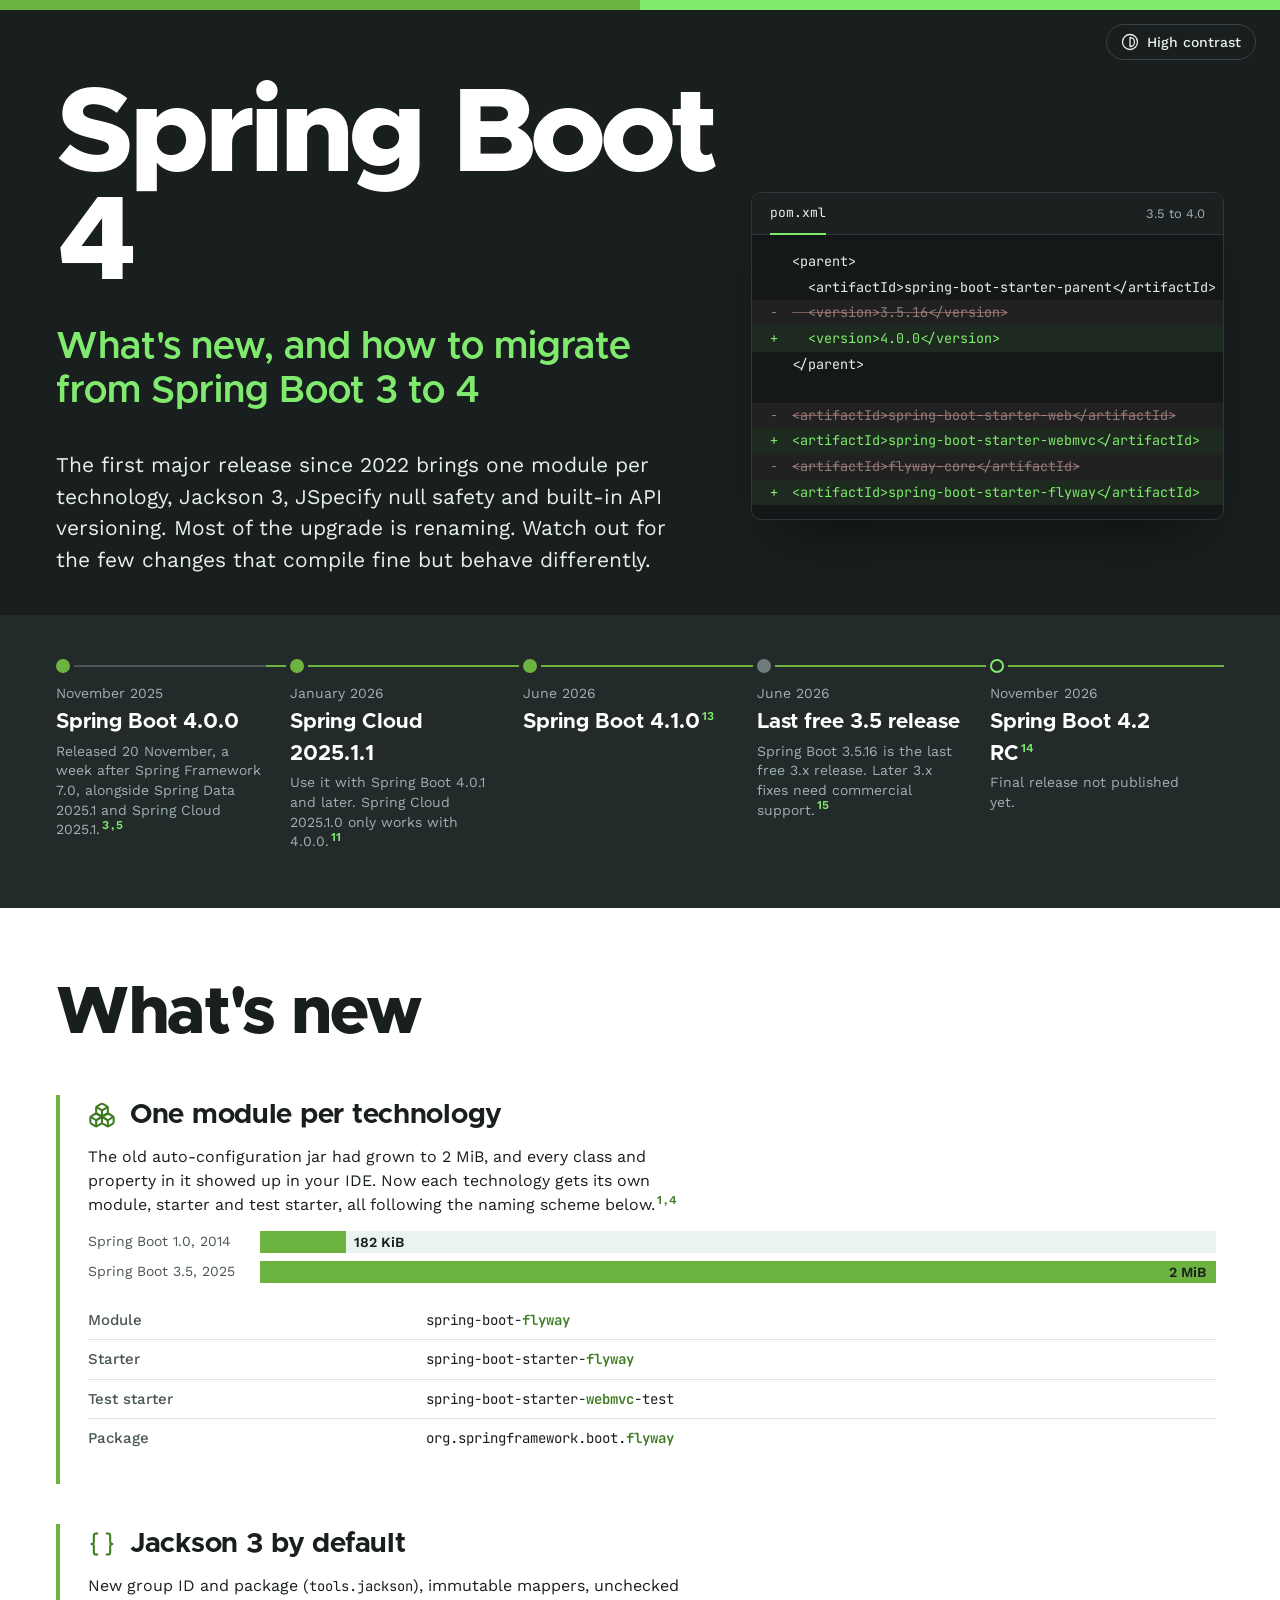
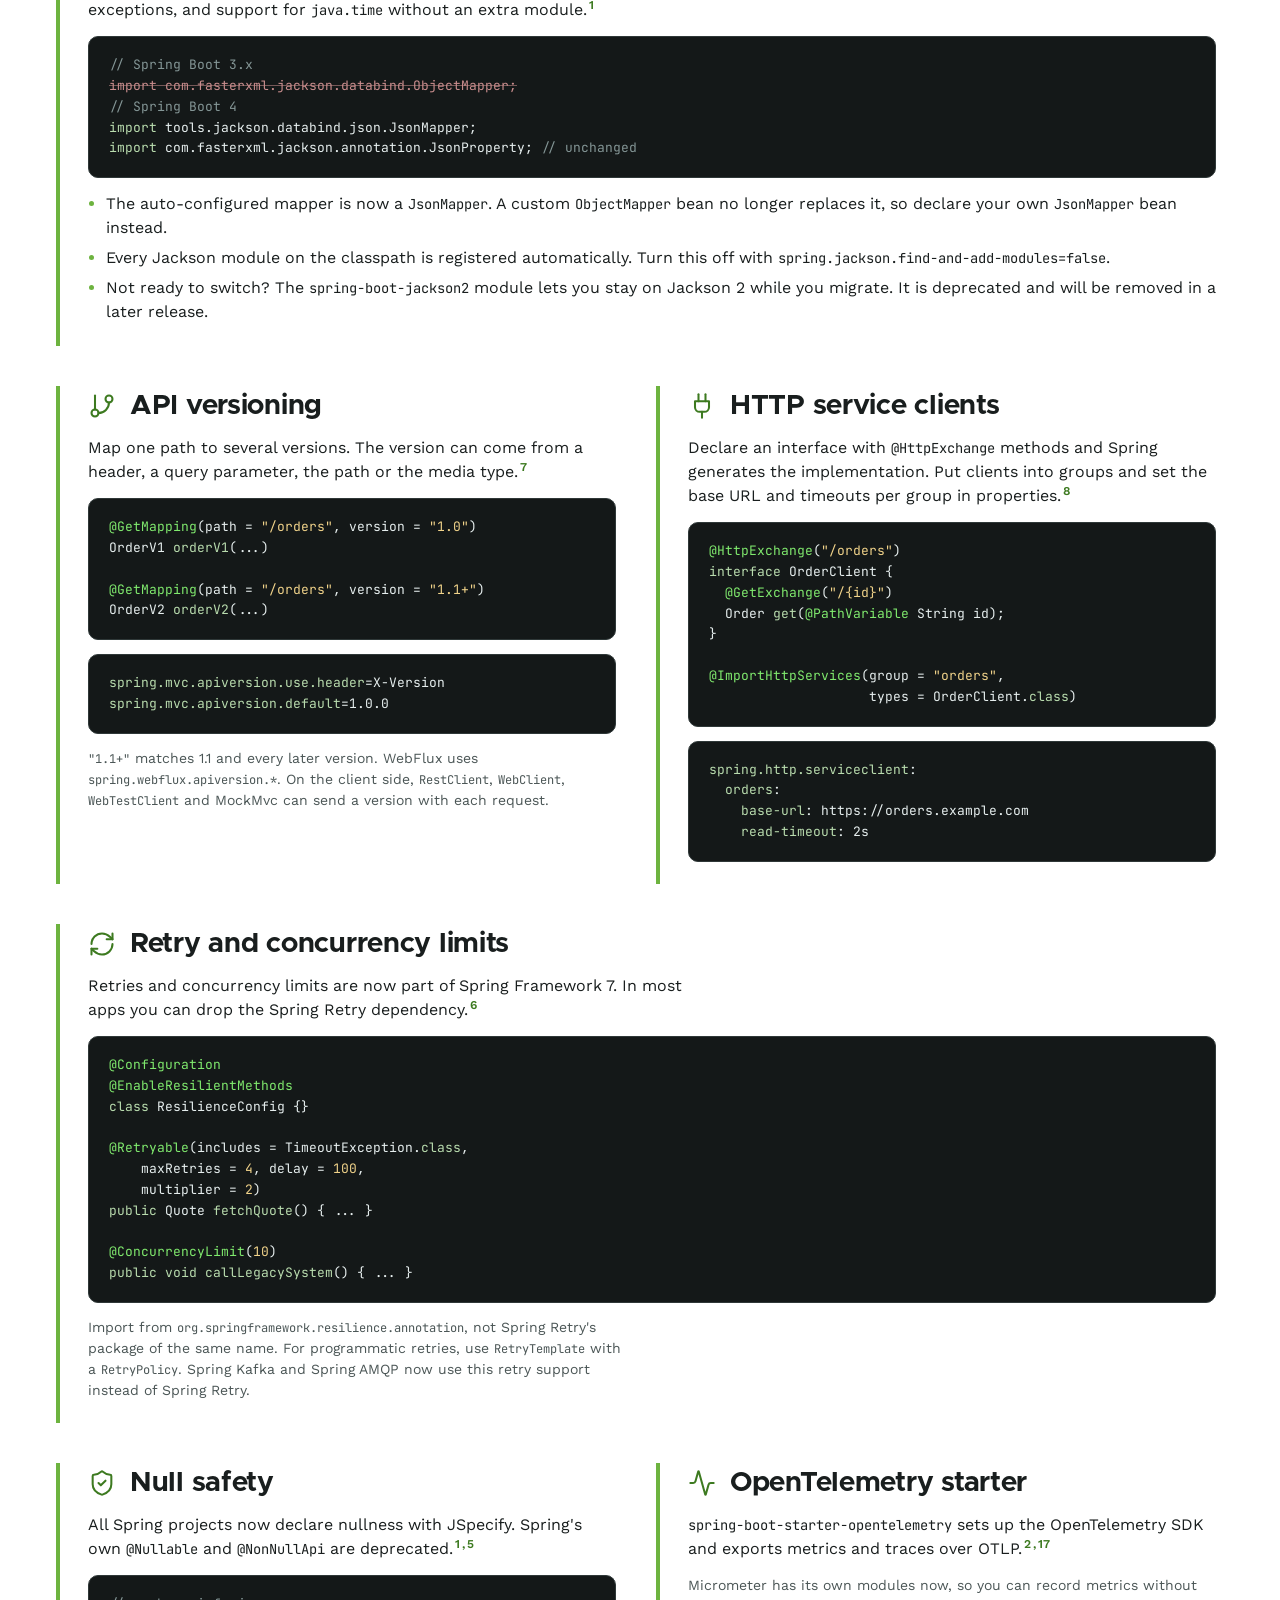
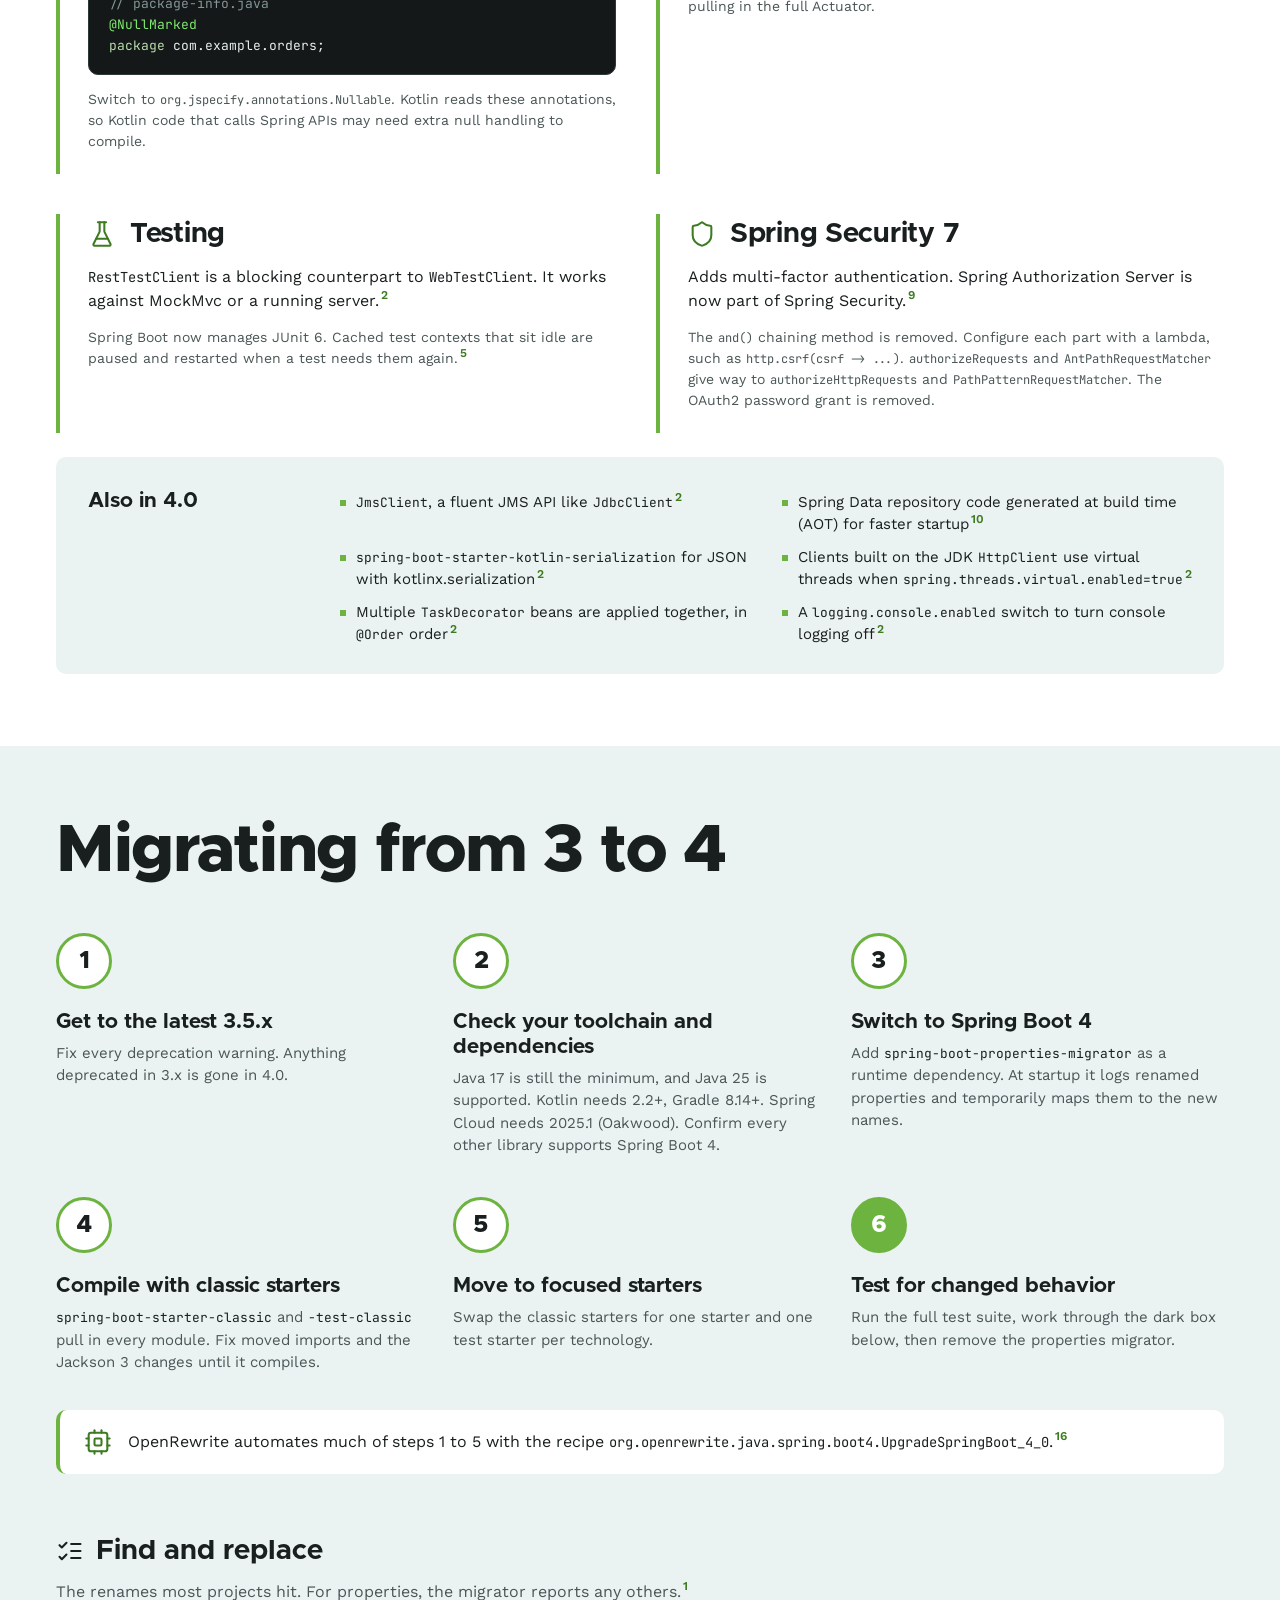
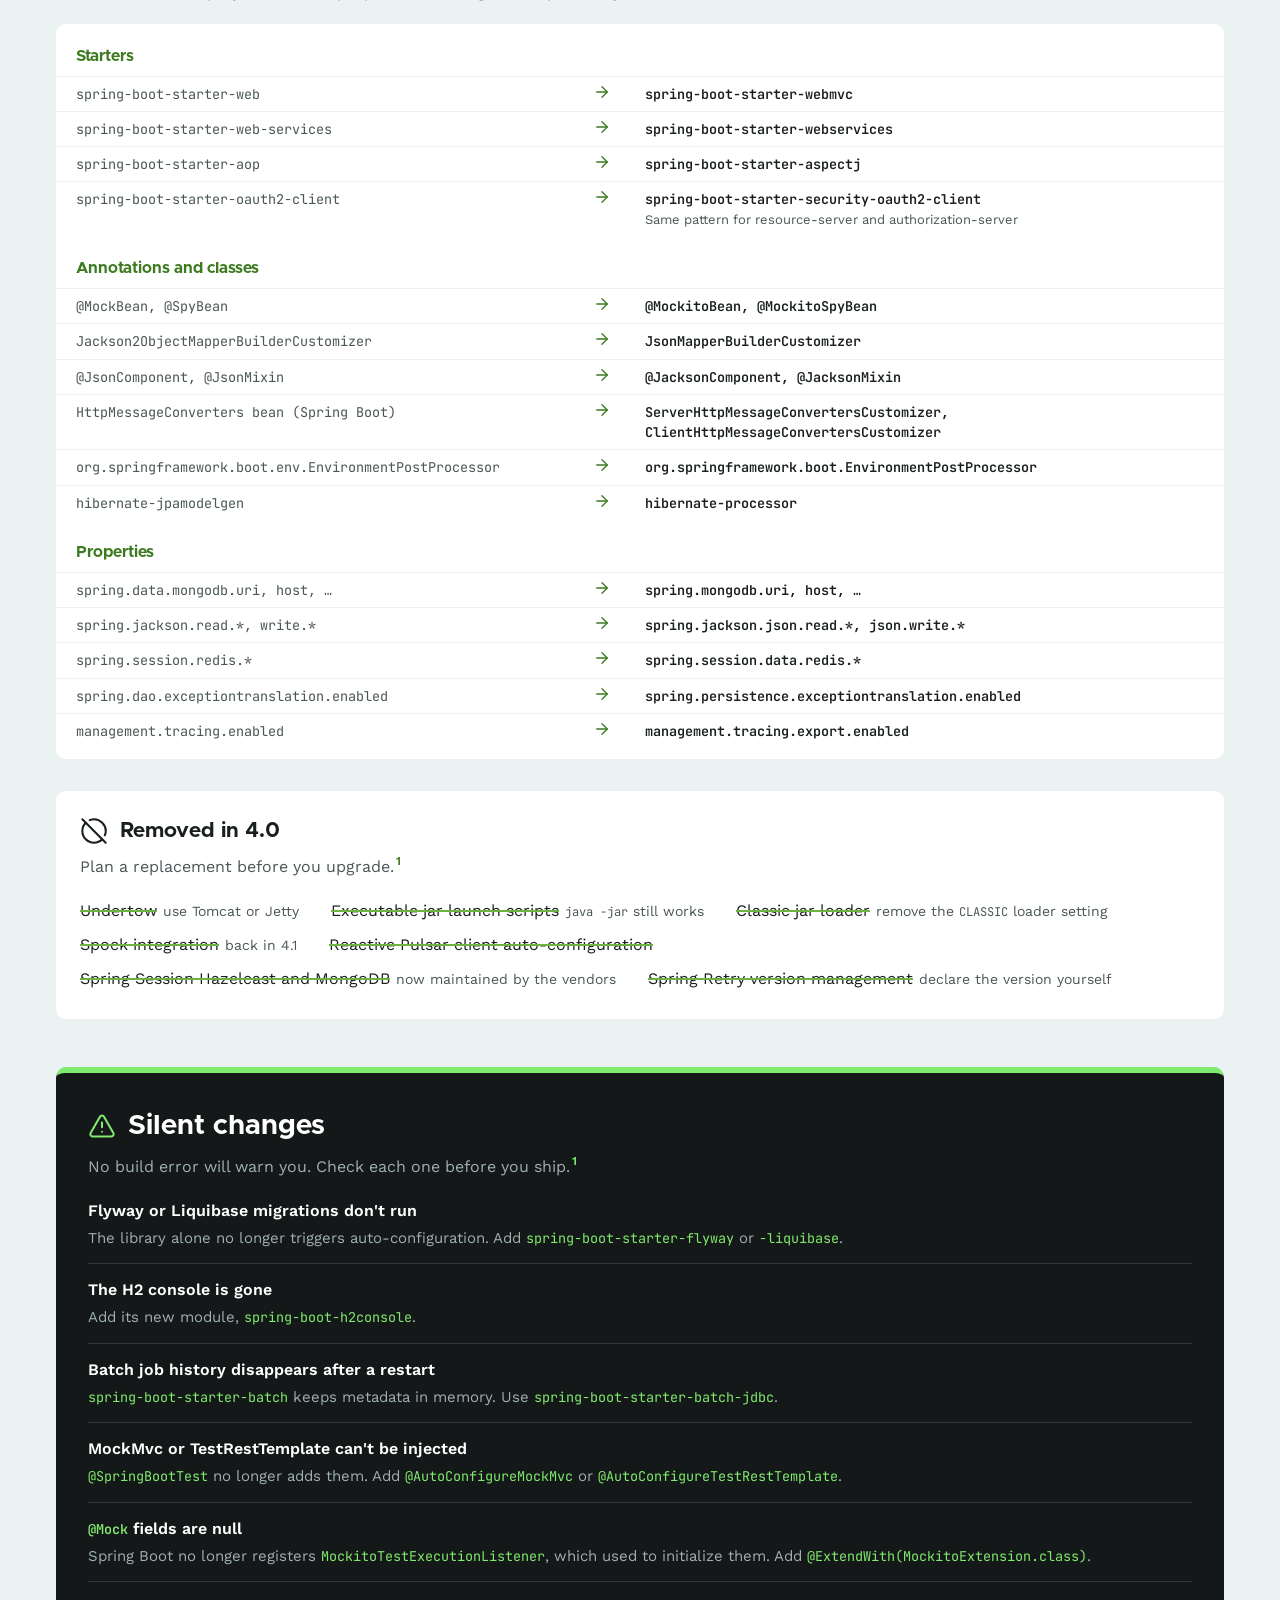
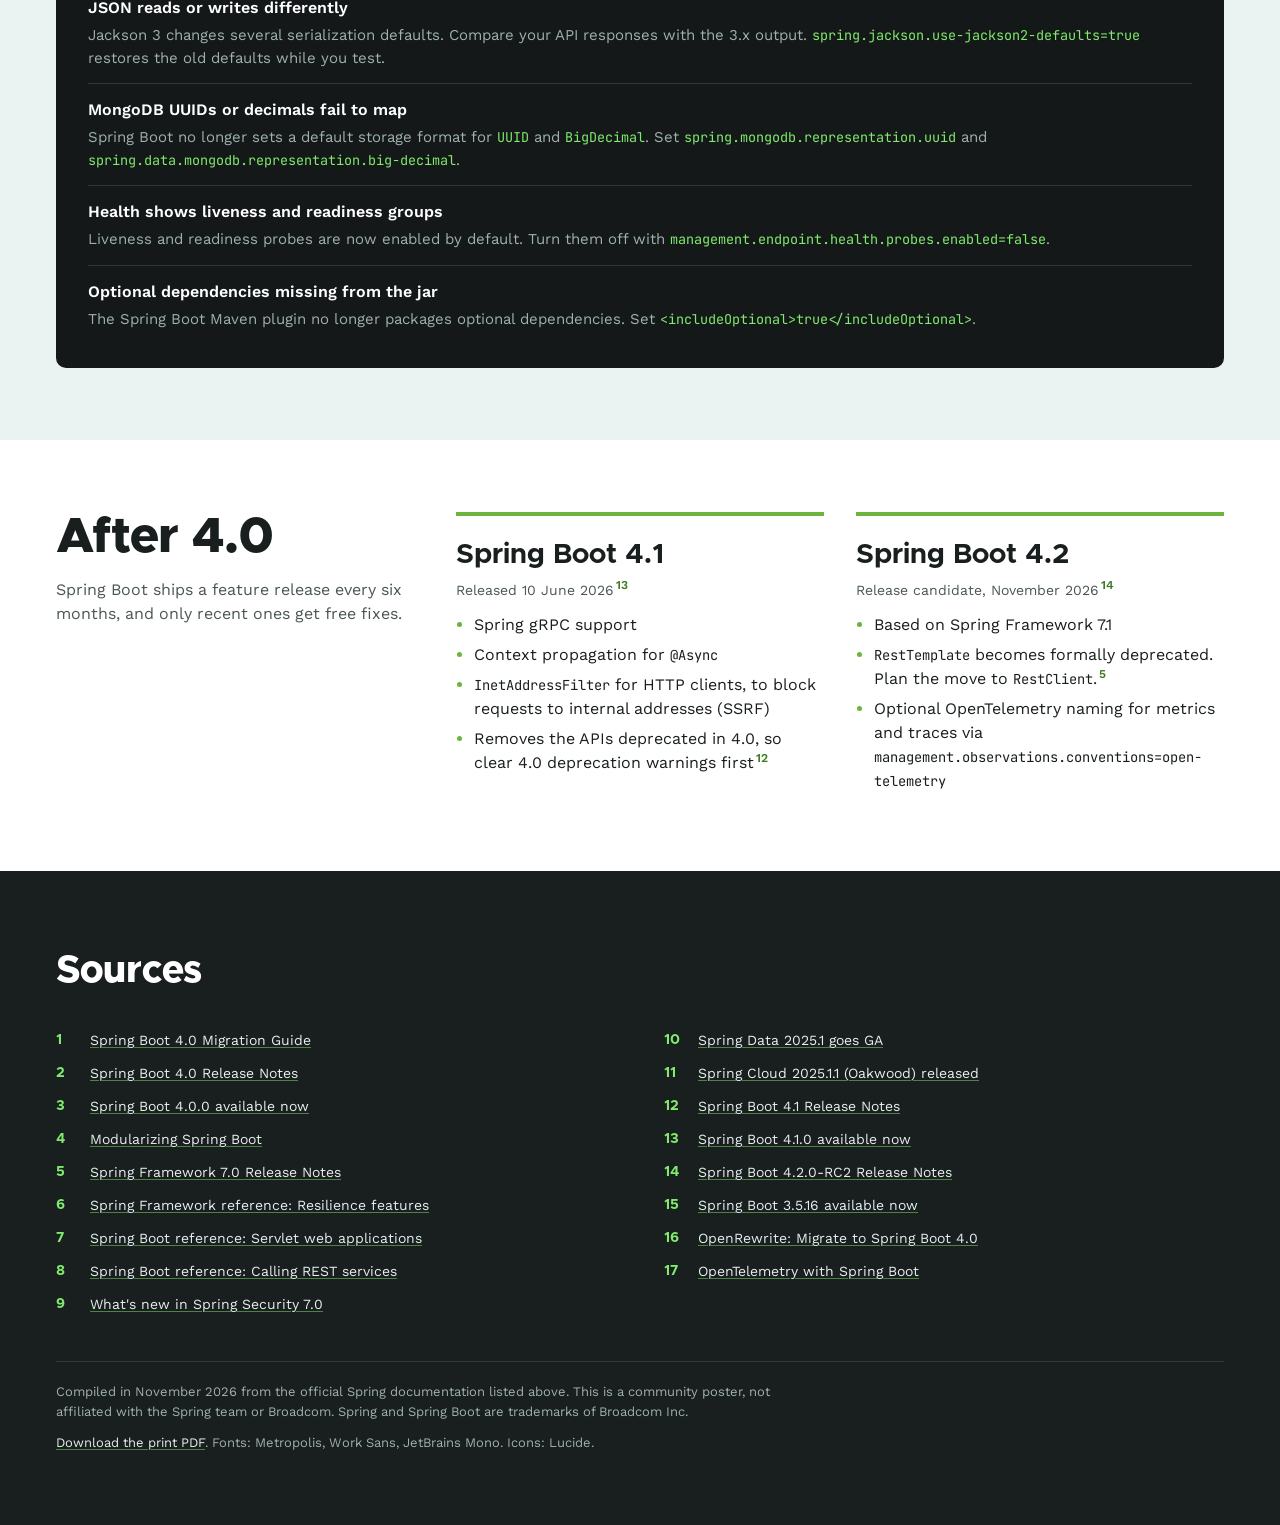
<file: docs/index.html>
<!doctype html>
<html lang="en">
<head>
<meta charset="utf-8">
<meta name="viewport" content="width=device-width, initial-scale=1">
<title>Spring Boot 4: What's New and How to Migrate from Spring Boot 3 to 4</title>
<meta name="description" content="Spring Boot 4 on one page: modular starters, Jackson 3, JSpecify null safety, API versioning, HTTP service clients, and a Spring Boot 3 to 4 migration checklist.">
<meta name="robots" content="index, follow, max-image-preview:large">
<link rel="canonical" href="https://mariolecker.github.io/spring-boot-4-migration-guide/">
<meta name="theme-color" content="#191e1e">
<meta property="og:type" content="article">
<meta property="og:site_name" content="Spring Boot 4 poster">
<meta property="og:title" content="Spring Boot 4: What's New and How to Migrate from Spring Boot 3 to 4">
<meta property="og:description" content="Spring Boot 4 on one page: modular starters, Jackson 3, JSpecify null safety, API versioning, HTTP service clients, and a Spring Boot 3 to 4 migration checklist.">
<meta property="og:url" content="https://mariolecker.github.io/spring-boot-4-migration-guide/">
<meta property="og:image" content="https://mariolecker.github.io/spring-boot-4-migration-guide/assets/img/og-image.png">
<meta property="og:image:width" content="1600">
<meta property="og:image:height" content="840">
<meta property="og:image:alt" content="Spring Boot 4 poster header">
<meta property="article:modified_time" content="2026-11-11">
<meta name="twitter:card" content="summary_large_image">
<meta name="twitter:title" content="Spring Boot 4: What's New and How to Migrate from Spring Boot 3 to 4">
<meta name="twitter:description" content="Spring Boot 4 on one page: modular starters, Jackson 3, JSpecify null safety, API versioning, HTTP service clients, and a Spring Boot 3 to 4 migration checklist.">
<meta name="twitter:image" content="https://mariolecker.github.io/spring-boot-4-migration-guide/assets/img/og-image.png">
<link rel="icon" href="assets/img/favicon.svg" type="image/svg+xml">
<link rel="apple-touch-icon" href="assets/img/apple-touch-icon.png">
<link rel="preload" href="assets/fonts/metropolis-latin-800-normal.woff2" as="font" type="font/woff2" crossorigin>
<script>try{if(localStorage.getItem("theme")==="contrast")document.documentElement.dataset.theme="contrast"}catch(e){}</script>
<link rel="stylesheet" href="assets/css/styles.css">
<link rel="stylesheet" href="assets/css/web.css">
<script type="application/ld+json">
{
  "@context": "https://schema.org",
  "@type": "TechArticle",
  "headline": "Spring Boot 4: What's New and How to Migrate from Spring Boot 3 to 4",
  "description": "Spring Boot 4 on one page: modular starters, Jackson 3, JSpecify null safety, API versioning, HTTP service clients, and a Spring Boot 3 to 4 migration checklist.",
  "url": "https://mariolecker.github.io/spring-boot-4-migration-guide/",
  "image": "https://mariolecker.github.io/spring-boot-4-migration-guide/assets/img/og-image.png",
  "inLanguage": "en",
  "dateModified": "2026-11-11",
  "proficiencyLevel": "Intermediate",
  "keywords": "Spring Boot 4, Spring Boot 4 migration, Spring Boot 3 to 4, Spring Framework 7, Jackson 3, JSpecify, API versioning, HTTP service clients, Spring Boot starters",
  "about": [{"@type": "SoftwareApplication", "name": "Spring Boot", "softwareVersion": "4.0", "applicationCategory": "DeveloperApplication"}],
  "associatedMedia": {"@type": "MediaObject", "contentUrl": "https://mariolecker.github.io/spring-boot-4-migration-guide/downloads/spring-boot-4-poster.pdf", "encodingFormat": "application/pdf"}
}
</script>
</head>
<body>

<!-- Icons: Lucide (ISC license), https://lucide.dev -->
<svg width="0" height="0" style="position:absolute" aria-hidden="true">
  <symbol id="i-boxes" viewBox="0 0 24 24"><path d="M2.97 12.92A2 2 0 0 0 2 14.63v3.24a2 2 0 0 0 .97 1.71l3 1.8a2 2 0 0 0 2.06 0L12 19v-5.5l-5-3-4.03 2.42Z"/><path d="m7 16.5-4.74-2.850"/><path d="m7 16.5 5-3"/><path d="M7 16.5v5.17"/><path d="M12 13.5V19l3.97 2.38a2 2 0 0 0 2.06 0l3-1.8a2 2 0 0 0 .97-1.71v-3.24a2 2 0 0 0-.97-1.71L17 10.5l-5 3Z"/><path d="m17 16.5-5-3"/><path d="m17 16.5 4.74-2.85"/><path d="M17 16.5v5.17"/><path d="M7.97 4.42A2 2 0 0 0 7 6.13v4.37l5 3 5-3V6.13a2 2 0 0 0-.97-1.71l-3-1.8a2 2 0 0 0-2.06 0l-3 1.8Z"/><path d="M12 8 7.26 5.15"/><path d="m12 8 4.74-2.85"/><path d="M12 13.5V8"/></symbol>
  <symbol id="i-braces" viewBox="0 0 24 24"><path d="M8 3H7a2 2 0 0 0-2 2v5a2 2 0 0 1-2 2 2 2 0 0 1 2 2v5c0 1.1.9 2 2 2h1"/><path d="M16 21h1a2 2 0 0 0 2-2v-5c0-1.1.9-2 2-2a2 2 0 0 1-2-2V5a2 2 0 0 0-2-2h-1"/></symbol>
  <symbol id="i-branch" viewBox="0 0 24 24"><line x1="6" x2="6" y1="3" y2="15"/><circle cx="18" cy="6" r="3"/><circle cx="6" cy="18" r="3"/><path d="M18 9a9 9 0 0 1-9 9"/></symbol>
  <symbol id="i-plug" viewBox="0 0 24 24"><path d="M12 22v-5"/><path d="M9 8V2"/><path d="M15 8V2"/><path d="M18 8v5a4 4 0 0 1-4 4h-4a4 4 0 0 1-4-4V8Z"/></symbol>
  <symbol id="i-retry" viewBox="0 0 24 24"><path d="M3 12a9 9 0 0 1 9-9 9.75 9.75 0 0 1 6.74 2.74L21 8"/><path d="M21 3v5h-5"/><path d="M21 12a9 9 0 0 1-9 9 9.75 9.75 0 0 1-6.74-2.74L3 16"/><path d="M8 16H3v5"/></symbol>
  <symbol id="i-shield-check" viewBox="0 0 24 24"><path d="M20 13c0 5-3.5 7.5-7.66 8.950a1 1 0 0 1-.67-.01C7.5 20.5 4 18 4 13V6a1 1 0 0 1 1-1c2 0 4.5-1.2 6.24-2.72a1.17 1.17 0 0 1 1.52 0C14.51 3.81 17 5 19 5a1 1 0 0 1 1 1z"/><path d="m9 12 2 2 4-4"/></symbol>
  <symbol id="i-shield" viewBox="0 0 24 24"><path d="M20 13c0 5-3.5 7.5-7.66 8.95a1 1 0 0 1-.67-.01C7.5 20.5 4 18 4 13V6a1 1 0 0 1 1-1c2 0 4.5-1.2 6.24-2.72a1.17 1.17 0 0 1 1.52 0C14.51 3.81 17 5 19 5a1 1 0 0 1 1 1z"/></symbol>
  <symbol id="i-activity" viewBox="0 0 24 24"><path d="M22 12h-2.48a2 2 0 0 0-1.93 1.46l-2.35 8.36a.25.25 0 0 1-.48 0L9.24 2.18a.25.25 0 0 0-.48 0l-2.35 8.36A2 2 0 0 1 4.49 12H2"/></symbol>
  <symbol id="i-flask" viewBox="0 0 24 24"><path d="M10 2v7.527a2 2 0 0 1-.211.896L4.72 20.55a1 1 0 0 0 .9 1.45h12.76a1 1 0 0 0 .9-1.45l-5.069-10.127A2 2 0 0 1 14 9.527V2"/><path d="M8.5 2h7"/><path d="M7 16h10"/></symbol>
  <symbol id="i-alert" viewBox="0 0 24 24"><path d="m21.73 18-8-14a2 2 0 0 0-3.48 0l-8 14A2 2 0 0 0 4 21h16a2 2 0 0 0 1.73-3"/><path d="M12 9v4"/><path d="M12 17h.01"/></symbol>
  <symbol id="i-contrast" viewBox="0 0 24 24"><circle cx="12" cy="12" r="10"/><path d="M12 18a6 6 0 0 0 0-12v12z"/></symbol>
  <symbol id="i-arrow" viewBox="0 0 24 24"><path d="M5 12h14"/><path d="m12 5 7 7-7 7"/></symbol>
  <symbol id="i-checks" viewBox="0 0 24 24"><path d="m3 17 2 2 4-4"/><path d="m3 7 2 2 4-4"/><path d="M13 6h8"/><path d="M13 12h8"/><path d="M13 18h8"/></symbol>
  <symbol id="i-cpu" viewBox="0 0 24 24"><rect width="16" height="16" x="4" y="4" rx="2"/><rect width="6" height="6" x="9" y="9" rx="1"/><path d="M15 2v2"/><path d="M15 20v2"/><path d="M2 15h2"/><path d="M2 9h2"/><path d="M20 15h2"/><path d="M20 9h2"/><path d="M9 2v2"/><path d="M9 20v2"/></symbol>
  <symbol id="i-off" viewBox="0 0 24 24"><path d="m2 2 20 20"/><path d="M8.35 2.69A10 10 0 0 1 21.3 15.65"/><path d="M19.08 19.08A10 10 0 1 1 4.92 4.92"/></symbol>
</svg>

<main class="poster">

  <!-- ============ HEADER ============ -->
  <header class="masthead">
    <button type="button" class="theme-toggle" id="theme-toggle" aria-pressed="false"><svg class="icon" aria-hidden="true"><use href="#i-contrast"/></svg>High contrast</button>
    <div class="masthead-main">
      <div>
        <h1>Spring Boot 4</h1>
        <p class="tagline">What's new, and how to migrate from Spring Boot 3 to 4</p>
        <p class="lead">The first major release since 2022 brings one module per technology, Jackson 3, JSpecify null safety and built-in API versioning. Most of the upgrade is renaming. Watch out for the few changes that compile fine but behave differently.</p>
      </div>
      <figure class="diff-card" aria-label="Example pom.xml change: Spring Boot parent version 3.5.16 becomes 4.0.0, spring-boot-starter-web becomes spring-boot-starter-webmvc, flyway-core becomes spring-boot-starter-flyway">
        <figcaption><span class="tab">pom.xml</span><span class="meta">3.5 to 4.0</span></figcaption>
        <div class="code" aria-hidden="true">
          <div class="ln ctx"><span class="sg" aria-hidden="true"></span><code>&lt;parent&gt;</code></div>
          <div class="ln ctx"><span class="sg" aria-hidden="true"></span><code>  &lt;artifactId&gt;spring-boot-starter-parent&lt;/artifactId&gt;</code></div>
          <div class="ln del" style="--n:0"><span class="sg" aria-hidden="true">-</span><code>  &lt;version&gt;3.5.16&lt;/version&gt;</code></div>
          <div class="ln add" style="--n:0"><span class="sg" aria-hidden="true">+</span><code>  &lt;version&gt;4.0.0&lt;/version&gt;</code></div>
          <div class="ln ctx"><span class="sg" aria-hidden="true"></span><code>&lt;/parent&gt;</code></div>
          <div class="ln ctx"><span class="sg" aria-hidden="true"></span><code></code></div>
          <div class="ln del" style="--n:1"><span class="sg" aria-hidden="true">-</span><code>&lt;artifactId&gt;spring-boot-starter-web&lt;/artifactId&gt;</code></div>
          <div class="ln add" style="--n:1"><span class="sg" aria-hidden="true">+</span><code>&lt;artifactId&gt;spring-boot-starter-webmvc&lt;/artifactId&gt;</code></div>
          <div class="ln del" style="--n:2"><span class="sg" aria-hidden="true">-</span><code>&lt;artifactId&gt;flyway-core&lt;/artifactId&gt;</code></div>
          <div class="ln add" style="--n:2"><span class="sg" aria-hidden="true">+</span><code>&lt;artifactId&gt;spring-boot-starter-flyway&lt;/artifactId&gt;</code></div>
        </div>
      </figure>
    </div>


    <ol class="timeline" aria-label="Release timeline">
      <li><time datetime="2025-11-20">November 2025</time><span class="ev">Spring Boot 4.0.0</span><span class="note">Released 20 November, a week after Spring Framework 7.0, alongside Spring Data 2025.1 and Spring Cloud 2025.1.<a class="ref" href="#src-3">3</a><a class="ref" href="#src-5">5</a></span></li>
      <li><time datetime="2026-01">January 2026</time><span class="ev">Spring Cloud 2025.1.1</span><span class="note">Use it with Spring Boot 4.0.1 and later. Spring Cloud 2025.1.0 only works with 4.0.0.<a class="ref" href="#src-11">11</a></span></li>
      <li><time datetime="2026-06-10">June 2026</time><span class="ev">Spring Boot 4.1.0<a class="ref" href="#src-13">13</a></span></li>
      <li class="past"><time datetime="2026-06-25">June 2026</time><span class="ev">Last free 3.5 release</span><span class="note">Spring Boot 3.5.16 is the last free 3.x release. Later 3.x fixes need commercial support.<a class="ref" href="#src-15">15</a></span></li>
      <li class="next"><time datetime="2026-11">November 2026</time><span class="ev">Spring Boot 4.2 RC<a class="ref" href="#src-14">14</a></span><span class="note">Final release not published yet.</span></li>
    </ol>
  </header>

  <!-- ============ WHAT'S NEW ============ -->
  <section class="section" aria-labelledby="new-title">
    <div class="section-head">
      <h2 id="new-title">What's new</h2>
    </div>

    <div class="features">

      <article class="feature wide">
        <header><svg class="icon" aria-hidden="true"><use href="#i-boxes"/></svg><h3>One module per technology</h3></header>
        <p>The old auto-configuration jar had grown to 2 MiB, and every class and property in it showed up in your IDE. Now each technology gets its own module, starter and test starter, all following the naming scheme below.<a class="ref" href="#src-1">1</a><a class="ref" href="#src-4">4</a></p>
        <div class="sizebar" aria-label="Size of spring-boot-autoconfigure over time">
          <div class="row"><span>Spring Boot 1.0, 2014</span><div class="bar"><span style="width:9%"></span><b style="--w:9%">182 KiB</b></div></div>
          <div class="row"><span>Spring Boot 3.5, 2025</span><div class="bar"><span style="width:100%"></span><b class="in">2 MiB</b></div></div>
        </div>
        <table class="naming">
          <tr><th scope="row">Module</th><td>spring-boot-<var>flyway</var></td></tr>
          <tr><th scope="row">Starter</th><td>spring-boot-starter-<var>flyway</var></td></tr>
          <tr><th scope="row">Test starter</th><td>spring-boot-starter-<var>webmvc</var>-test</td></tr>
          <tr><th scope="row">Package</th><td>org.springframework.boot.<var>flyway</var></td></tr>
        </table>
      </article>

      <article class="feature wide">
        <header><svg class="icon" aria-hidden="true"><use href="#i-braces"/></svg><h3>Jackson 3 by default</h3></header>
        <p>New group ID and package (<code>tools.jackson</code>), immutable mappers, unchecked exceptions, and support for <code>java.time</code> without an extra module.<a class="ref" href="#src-1">1</a></p>
<pre><code><span class="cm">// Spring Boot 3.x</span>
<span class="del">import com.fasterxml.jackson.databind.ObjectMapper;</span>
<span class="cm">// Spring Boot 4</span>
<span class="kw">import</span> tools.jackson.databind.json.JsonMapper;
<span class="kw">import</span> com.fasterxml.jackson.annotation.JsonProperty; <span class="cm">// unchanged</span></code></pre>
        <ul>
          <li>The auto-configured mapper is now a <code>JsonMapper</code>. A custom <code>ObjectMapper</code> bean no longer replaces it, so declare your own <code>JsonMapper</code> bean instead.</li>
          <li>Every Jackson module on the classpath is registered automatically. Turn this off with <code>spring.jackson.find-and-add-modules=false</code>.</li>
          <li>Not ready to switch? The <code>spring-boot-jackson2</code> module lets you stay on Jackson 2 while you migrate. It is deprecated and will be removed in a later release.</li>
        </ul>
      </article>

      <article class="feature">
        <header><svg class="icon" aria-hidden="true"><use href="#i-branch"/></svg><h3>API versioning</h3></header>
        <p>Map one path to several versions. The version can come from a header, a query parameter, the path or the media type.<a class="ref" href="#src-7">7</a></p>
<pre><code><span class="an">@GetMapping</span>(path = <span class="st">"/orders"</span>, version = <span class="st">"1.0"</span>)
OrderV1 <span class="kw">orderV1</span>(...)

<span class="an">@GetMapping</span>(path = <span class="st">"/orders"</span>, version = <span class="st">"1.1+"</span>)
OrderV2 <span class="kw">orderV2</span>(...)</code></pre>
<pre><code><span class="key">spring.mvc.apiversion.use.header</span>=X-Version
<span class="key">spring.mvc.apiversion.default</span>=1.0.0</code></pre>
        <p class="small"><code>"1.1+"</code> matches 1.1 and every later version. WebFlux uses <code>spring.webflux.apiversion.*</code>. On the client side, <code>RestClient</code>, <code>WebClient</code>, <code>WebTestClient</code> and MockMvc can send a version with each request.</p>
      </article>

      <article class="feature">
        <header><svg class="icon" aria-hidden="true"><use href="#i-plug"/></svg><h3>HTTP service clients</h3></header>
        <p>Declare an interface with <code>@HttpExchange</code> methods and Spring generates the implementation. Put clients into groups and set the base URL and timeouts per group in properties.<a class="ref" href="#src-8">8</a></p>
<pre><code><span class="an">@HttpExchange</span>(<span class="st">"/orders"</span>)
<span class="kw">interface</span> OrderClient {
  <span class="an">@GetExchange</span>(<span class="st">"/{id}"</span>)
  Order <span class="kw">get</span>(<span class="an">@PathVariable</span> String id);
}

<span class="an">@ImportHttpServices</span>(group = <span class="st">"orders"</span>,
                    types = OrderClient.<span class="kw">class</span>)</code></pre>
<pre><code><span class="key">spring.http.serviceclient</span>:
  <span class="key">orders</span>:
    <span class="key">base-url</span>: https://orders.example.com
    <span class="key">read-timeout</span>: 2s</code></pre>
      </article>

      <article class="feature full-mid">
        <header><svg class="icon" aria-hidden="true"><use href="#i-retry"/></svg><h3>Retry and concurrency limits</h3></header>
        <p>Retries and concurrency limits are now part of Spring Framework 7. In most apps you can drop the Spring Retry dependency.<a class="ref" href="#src-6">6</a></p>
<pre><code><span class="an">@Configuration</span>
<span class="an">@EnableResilientMethods</span>
<span class="kw">class</span> ResilienceConfig {}

<span class="an">@Retryable</span>(includes = TimeoutException.<span class="kw">class</span>,
    maxRetries = <span class="st">4</span>, delay = <span class="st">100</span>,
    multiplier = <span class="st">2</span>)
<span class="kw">public</span> Quote <span class="kw">fetchQuote</span>() { ... }

<span class="an">@ConcurrencyLimit</span>(<span class="st">10</span>)
<span class="kw">public void</span> <span class="kw">callLegacySystem</span>() { ... }</code></pre>
        <p class="small">Import from <code>org.springframework.resilience.annotation</code>, not Spring Retry's package of the same name. For programmatic retries, use <code>RetryTemplate</code> with a <code>RetryPolicy</code>. Spring Kafka and Spring AMQP now use this retry support instead of Spring Retry.</p>
      </article>

      <article class="feature narrow">
        <header><svg class="icon" aria-hidden="true"><use href="#i-shield-check"/></svg><h3>Null safety</h3></header>
        <p>All Spring projects now declare nullness with JSpecify. Spring's own <code>@Nullable</code> and <code>@NonNullApi</code> are deprecated.<a class="ref" href="#src-1">1</a><a class="ref" href="#src-5">5</a></p>
<pre><code><span class="cm">// package-info.java</span>
<span class="an">@NullMarked</span>
<span class="kw">package</span> com.example.orders;</code></pre>
        <p class="small">Switch to <code>org.jspecify.annotations.Nullable</code>. Kotlin reads these annotations, so Kotlin code that calls Spring APIs may need extra null handling to compile.</p>
      </article>

      <article class="feature narrow">
        <header><svg class="icon" aria-hidden="true"><use href="#i-activity"/></svg><h3>OpenTelemetry starter</h3></header>
        <p><code>spring-boot-starter-opentelemetry</code> sets up the OpenTelemetry SDK and exports metrics and traces over OTLP.<a class="ref" href="#src-2">2</a><a class="ref" href="#src-17">17</a></p>
        <p class="small">Micrometer has its own modules now, so you can record metrics without pulling in the full Actuator.</p>
      </article>

      <article class="feature narrow">
        <header><svg class="icon" aria-hidden="true"><use href="#i-flask"/></svg><h3>Testing</h3></header>
        <p><code>RestTestClient</code> is a blocking counterpart to <code>WebTestClient</code>. It works against MockMvc or a running server.<a class="ref" href="#src-2">2</a></p>
        <p class="small">Spring Boot now manages JUnit 6. Cached test contexts that sit idle are paused and restarted when a test needs them again.<a class="ref" href="#src-5">5</a></p>
      </article>

      <article class="feature narrow">
        <header><svg class="icon" aria-hidden="true"><use href="#i-shield"/></svg><h3>Spring Security 7</h3></header>
        <p>Adds multi-factor authentication. Spring Authorization Server is now part of Spring Security.<a class="ref" href="#src-9">9</a></p>
        <p class="small">The <code>and()</code> chaining method is removed. Configure each part with a lambda, such as <code>http.csrf(csrf -&gt; ...)</code>. <code>authorizeRequests</code> and <code>AntPathRequestMatcher</code> give way to <code>authorizeHttpRequests</code> and <code>PathPatternRequestMatcher</code>. The OAuth2 password grant is removed.</p>
      </article>
    </div>

    <div class="also">
      <h3>Also in 4.0</h3>
      <ul>
        <li><code>JmsClient</code>, a fluent JMS API like <code>JdbcClient</code><a class="ref" href="#src-2">2</a></li>
        <li>Spring Data repository code generated at build time (AOT) for faster startup<a class="ref" href="#src-10">10</a></li>
        <li><code>spring-boot-starter-kotlin-serialization</code> for JSON with kotlinx.serialization<a class="ref" href="#src-2">2</a></li>
        <li>Clients built on the JDK <code>HttpClient</code> use virtual threads when <code>spring.threads.virtual.enabled=true</code><a class="ref" href="#src-2">2</a></li>
        <li>Multiple <code>TaskDecorator</code> beans are applied together, in <code>@Order</code> order<a class="ref" href="#src-2">2</a></li>
        <li>A <code>logging.console.enabled</code> switch to turn console logging off<a class="ref" href="#src-2">2</a></li>
      </ul>
    </div>
  </section>

  <!-- ============ MIGRATION ============ -->
  <section class="section migration" aria-labelledby="mig-title">
    <div class="section-head">
      <h2 id="mig-title">Migrating from 3 to 4</h2>
    </div>

    <ol class="route">
      <li><h3>Get to the latest 3.5.x</h3><p>Fix every deprecation warning. Anything deprecated in 3.x is gone in 4.0.</p></li>
      <li><h3>Check your toolchain and dependencies</h3><p>Java 17 is still the minimum, and Java 25 is supported. Kotlin needs 2.2+, Gradle 8.14+. Spring Cloud needs 2025.1 (Oakwood). Confirm every other library supports Spring Boot 4.</p></li>
      <li><h3>Switch to Spring Boot 4</h3><p>Add <code>spring-boot-properties-migrator</code> as a runtime dependency. At startup it logs renamed properties and temporarily maps them to the new names.</p></li>
      <li><h3>Compile with classic starters</h3><p><code>spring-boot-starter-classic</code> and <code>-test-classic</code> pull in every module. Fix moved imports and the Jackson 3 changes until it compiles.</p></li>
      <li><h3>Move to focused starters</h3><p>Swap the classic starters for one starter and one test starter per technology.</p></li>
      <li><h3>Test for changed behavior</h3><p>Run the full test suite, work through the dark box below, then remove the properties migrator.</p></li>
    </ol>

    <div class="automate">
      <svg class="icon" aria-hidden="true"><use href="#i-cpu"/></svg>
      <p>OpenRewrite automates much of steps 1 to 5 with the recipe <code>org.openrewrite.java.spring.boot4.UpgradeSpringBoot_4_0</code>.<a class="ref" href="#src-16">16</a></p>
    </div>

    <div class="migrate-grid">
      <div class="migrate-left">
        <h3 class="panel-title"><svg class="icon" aria-hidden="true"><use href="#i-checks"/></svg>Find and replace</h3>
        <p class="panel-intro">The renames most projects hit. For properties, the migrator reports any others.<a class="ref" href="#src-1">1</a></p>
        <table class="renames">
          <caption class="visually-hidden">Old names in Spring Boot 3 and their replacements in Spring Boot 4</caption>
          <colgroup><col class="c-old"><col class="c-arrow"><col class="c-new"></colgroup>
          <tbody>
            <tr><th colspan="3" scope="colgroup">Starters</th></tr>
            <tr><td class="old">spring-boot-starter-web</td><td class="arrow"><svg class="icon" aria-label="becomes"><use href="#i-arrow"/></svg></td><td class="new">spring-boot-starter-webmvc</td></tr>
            <tr><td class="old">spring-boot-starter-web-services</td><td class="arrow"><svg class="icon" aria-label="becomes"><use href="#i-arrow"/></svg></td><td class="new">spring-boot-starter-webservices</td></tr>
            <tr><td class="old">spring-boot-starter-aop</td><td class="arrow"><svg class="icon" aria-label="becomes"><use href="#i-arrow"/></svg></td><td class="new">spring-boot-starter-aspectj</td></tr>
            <tr><td class="old">spring-boot-starter-oauth2-client</td><td class="arrow"><svg class="icon" aria-label="becomes"><use href="#i-arrow"/></svg></td><td class="new">spring-boot-starter-security-oauth2-client<span class="why">Same pattern for resource-server and authorization-server</span></td></tr>
          </tbody>
          <tbody>
            <tr><th colspan="3" scope="colgroup">Annotations and classes</th></tr>
            <tr><td class="old">@MockBean, @SpyBean</td><td class="arrow"><svg class="icon" aria-label="becomes"><use href="#i-arrow"/></svg></td><td class="new">@MockitoBean, @MockitoSpyBean</td></tr>
            <tr><td class="old">Jackson2ObjectMapperBuilderCustomizer</td><td class="arrow"><svg class="icon" aria-label="becomes"><use href="#i-arrow"/></svg></td><td class="new">JsonMapperBuilderCustomizer</td></tr>
            <tr><td class="old">@JsonComponent, @JsonMixin</td><td class="arrow"><svg class="icon" aria-label="becomes"><use href="#i-arrow"/></svg></td><td class="new">@JacksonComponent, @JacksonMixin</td></tr>
            <tr><td class="old">HttpMessageConverters bean (Spring Boot)</td><td class="arrow"><svg class="icon" aria-label="becomes"><use href="#i-arrow"/></svg></td><td class="new">ServerHttpMessageConvertersCustomizer, ClientHttpMessageConvertersCustomizer</td></tr>
            <tr><td class="old">org.<wbr>springframework.<wbr>boot.<wbr>env.<wbr>EnvironmentPostProcessor</td><td class="arrow"><svg class="icon" aria-label="becomes"><use href="#i-arrow"/></svg></td><td class="new">org.<wbr>springframework.<wbr>boot.<wbr>EnvironmentPostProcessor</td></tr>
            <tr><td class="old">hibernate-jpamodelgen</td><td class="arrow"><svg class="icon" aria-label="becomes"><use href="#i-arrow"/></svg></td><td class="new">hibernate-processor</td></tr>
          </tbody>
          <tbody>
            <tr><th colspan="3" scope="colgroup">Properties</th></tr>
            <tr><td class="old">spring.<wbr>data.<wbr>mongodb.<wbr>uri, host, …</td><td class="arrow"><svg class="icon" aria-label="becomes"><use href="#i-arrow"/></svg></td><td class="new">spring.<wbr>mongodb.<wbr>uri, host, …</td></tr>
            <tr><td class="old">spring.<wbr>jackson.<wbr>read.*, write.*</td><td class="arrow"><svg class="icon" aria-label="becomes"><use href="#i-arrow"/></svg></td><td class="new">spring.<wbr>jackson.<wbr>json.<wbr>read.*, json.<wbr>write.*</td></tr>
            <tr><td class="old">spring.<wbr>session.<wbr>redis.*</td><td class="arrow"><svg class="icon" aria-label="becomes"><use href="#i-arrow"/></svg></td><td class="new">spring.<wbr>session.<wbr>data.<wbr>redis.*</td></tr>
            <tr><td class="old">spring.<wbr>dao.<wbr>exceptiontranslation.<wbr>enabled</td><td class="arrow"><svg class="icon" aria-label="becomes"><use href="#i-arrow"/></svg></td><td class="new">spring.<wbr>persistence.<wbr>exceptiontranslation.<wbr>enabled</td></tr>
            <tr><td class="old">management.<wbr>tracing.<wbr>enabled</td><td class="arrow"><svg class="icon" aria-label="becomes"><use href="#i-arrow"/></svg></td><td class="new">management.<wbr>tracing.<wbr>export.<wbr>enabled</td></tr>
          </tbody>
        </table>
      <div class="removed">
        <h3 class="panel-title"><svg class="icon" aria-hidden="true"><use href="#i-off"/></svg>Removed in 4.0</h3>
        <p class="panel-intro">Plan a replacement before you upgrade.<a class="ref" href="#src-1">1</a></p>
        <ul>
          <li><s>Undertow</s><span class="aside">use Tomcat or Jetty</span></li>
          <li><s>Executable jar launch scripts</s><span class="aside"><code>java -jar</code> still works</span></li>
          <li><s>Classic jar loader</s><span class="aside">remove the <code>CLASSIC</code> loader setting</span></li>
          <li><s>Spock integration</s><span class="aside">back in 4.1</span></li>
          <li><s>Reactive Pulsar client auto-configuration</s></li>
          <li><s>Spring Session Hazelcast and MongoDB</s><span class="aside">now maintained by the vendors</span></li>
          <li><s>Spring Retry version management</s><span class="aside">declare the version yourself</span></li>
        </ul>
      </div>
      </div>

      <aside class="breakers" aria-labelledby="breakers-title">
        <h3 class="panel-title" id="breakers-title"><svg class="icon" aria-hidden="true"><use href="#i-alert"/></svg>Silent changes</h3>
        <p class="panel-intro">No build error will warn you. Check each one before you ship.<a class="ref" href="#src-1">1</a></p>
        <dl>
          <dt>Flyway or Liquibase migrations don't run</dt>
          <dd>The library alone no longer triggers auto-configuration. Add <code>spring-boot-starter-flyway</code> or <code>-liquibase</code>.</dd>
          <dt>The H2 console is gone</dt>
          <dd>Add its new module, <code>spring-boot-h2console</code>.</dd>
          <dt>Batch job history disappears after a restart</dt>
          <dd><code>spring-boot-starter-batch</code> keeps metadata in memory. Use <code>spring-boot-starter-batch-jdbc</code>.</dd>
          <dt>MockMvc or TestRestTemplate can't be injected</dt>
          <dd><code>@SpringBootTest</code> no longer adds them. Add <code>@AutoConfigureMockMvc</code> or <code>@AutoConfigureTestRestTemplate</code>.</dd>
          <dt><code>@Mock</code> fields are null</dt>
          <dd>Spring Boot no longer registers <code>MockitoTestExecutionListener</code>, which used to initialize them. Add <code>@ExtendWith(MockitoExtension.class)</code>.</dd>
          <dt>JSON reads or writes differently</dt>
          <dd>Jackson 3 changes several serialization defaults. Compare your API responses with the 3.x output. <code>spring.jackson.use-jackson2-defaults=true</code> restores the old defaults while you test.</dd>
          <dt>MongoDB UUIDs or decimals fail to map</dt>
          <dd>Spring Boot no longer sets a default storage format for <code>UUID</code> and <code>BigDecimal</code>. Set <code>spring.mongodb.representation.uuid</code> and <code>spring.data.mongodb.representation.big-decimal</code>.</dd>
          <dt>Health shows liveness and readiness groups</dt>
          <dd>Liveness and readiness probes are now enabled by default. Turn them off with <code>management.endpoint.health.probes.enabled=false</code>.</dd>
          <dt>Optional dependencies missing from the jar</dt>
          <dd>The Spring Boot Maven plugin no longer packages optional dependencies. Set <code>&lt;includeOptional&gt;true&lt;/includeOptional&gt;</code>.</dd>
        </dl>
      </aside>
    </div>
  </section>

  <!-- ============ AFTER 4.0 ============ -->
  <section class="section" aria-labelledby="after-title">
    <div class="after">
      <div>
        <h2 id="after-title">After 4.0</h2>
        <p>Spring Boot ships a feature release every six months, and only recent ones get free fixes.</p>
      </div>
      <section aria-labelledby="v41">
        <h3 id="v41">Spring Boot 4.1</h3>
        <p class="when">Released 10 June 2026<a class="ref" href="#src-13">13</a></p>
        <ul>
          <li>Spring gRPC support</li>
          <li>Context propagation for <code>@Async</code></li>
          <li><code>InetAddressFilter</code> for HTTP clients, to block requests to internal addresses (SSRF)</li>
          <li>Removes the APIs deprecated in 4.0, so clear 4.0 deprecation warnings first<a class="ref" href="#src-12">12</a></li>
        </ul>
      </section>
      <section aria-labelledby="v42">
        <h3 id="v42">Spring Boot 4.2</h3>
        <p class="when">Release candidate, November 2026<a class="ref" href="#src-14">14</a></p>
        <ul>
          <li>Based on Spring Framework 7.1</li>
          <li><code>RestTemplate</code> becomes formally deprecated. Plan the move to <code>RestClient</code>.<a class="ref" href="#src-5">5</a></li>
          <li>Optional OpenTelemetry naming for metrics and traces via <code>management.observations.conventions=open-telemetry</code></li>
        </ul>
      </section>
    </div>
  </section>

  <!-- ============ SOURCES ============ -->
  <footer class="section sources" aria-labelledby="src-title">
    <h2 id="src-title">Sources</h2>
    <ol>
      <li id="src-1"><a href="https://github.com/spring-projects/spring-boot/wiki/Spring-Boot-4.0-Migration-Guide">Spring Boot 4.0 Migration Guide</a></li>
      <li id="src-2"><a href="https://github.com/spring-projects/spring-boot/wiki/Spring-Boot-4.0-Release-Notes">Spring Boot 4.0 Release Notes</a></li>
      <li id="src-3"><a href="https://spring.io/blog/2025/11/20/spring-boot-4-0-0-available-now">Spring Boot 4.0.0 available now</a></li>
      <li id="src-4"><a href="https://spring.io/blog/2025/10/28/modularizing-spring-boot">Modularizing Spring Boot</a></li>
      <li id="src-5"><a href="https://github.com/spring-projects/spring-framework/wiki/Spring-Framework-7.0-Release-Notes">Spring Framework 7.0 Release Notes</a></li>
      <li id="src-6"><a href="https://docs.spring.io/spring-framework/reference/core/resilience.html">Spring Framework reference: Resilience features</a></li>
      <li id="src-7"><a href="https://docs.spring.io/spring-boot/reference/web/servlet.html">Spring Boot reference: Servlet web applications</a></li>
      <li id="src-8"><a href="https://docs.spring.io/spring-boot/reference/io/rest-client.html">Spring Boot reference: Calling REST services</a></li>
      <li id="src-9"><a href="https://docs.spring.io/spring-security/reference/7.0/whats-new.html">What's new in Spring Security 7.0</a></li>
      <li id="src-10"><a href="https://spring.io/blog/2025/11/14/spring-data-2025-1-goes-ga/">Spring Data 2025.1 goes GA</a></li>
      <li id="src-11"><a href="https://spring.io/blog/2026/01/29/spring-cloud-2025-1-1-aka-oakwood-has-been-released/">Spring Cloud 2025.1.1 (Oakwood) released</a></li>
      <li id="src-12"><a href="https://github.com/spring-projects/spring-boot/wiki/Spring-Boot-4.1-Release-Notes">Spring Boot 4.1 Release Notes</a></li>
      <li id="src-13"><a href="https://spring.io/blog/2026/06/10/spring-boot-4/">Spring Boot 4.1.0 available now</a></li>
      <li id="src-14"><a href="https://github.com/spring-projects/spring-boot/wiki/Spring-Boot-4.2.0-RC2-Release-Notes">Spring Boot 4.2.0-RC2 Release Notes</a></li>
      <li id="src-15"><a href="https://spring.io/blog/2026/06/25/spring-boot-3-5-16-available-now/">Spring Boot 3.5.16 available now</a></li>
      <li id="src-16"><a href="https://docs.openrewrite.org/recipes/java/spring/boot4/upgradespringboot_4_0-community-edition">OpenRewrite: Migrate to Spring Boot 4.0</a></li>
      <li id="src-17"><a href="https://spring.io/blog/2025/11/18/opentelemetry-with-spring-boot/">OpenTelemetry with Spring Boot</a></li>
    </ol>
    <div class="fine">
      <p>Compiled in November 2026 from the official Spring documentation listed above. This is a community poster, not affiliated with the Spring team or Broadcom. Spring and Spring Boot are trademarks of Broadcom Inc.</p>
      <p><span class="no-print"><a href="downloads/spring-boot-4-poster.pdf" download>Download the print PDF</a>. </span>Fonts: Metropolis, Work Sans, JetBrains Mono. Icons: Lucide.</p>
    </div>
  </footer>

</main>

<script src="assets/js/poster.js" defer></script>
</body>
</html>
</file>
<file: docs/assets/css/styles.css>
/* Spring Boot 4 poster
   Colors from spring.io, fonts self-hosted (no third-party requests). */

@font-face { font-family: "Metropolis"; font-weight: 400; font-display: swap; src: url("../fonts/metropolis-latin-400-normal.woff2") format("woff2"); }
@font-face { font-family: "Metropolis"; font-weight: 600; font-display: swap; src: url("../fonts/metropolis-latin-600-normal.woff2") format("woff2"); }
@font-face { font-family: "Metropolis"; font-weight: 700; font-display: swap; src: url("../fonts/metropolis-latin-700-normal.woff2") format("woff2"); }
@font-face { font-family: "Metropolis"; font-weight: 800; font-display: block; src: url("../fonts/metropolis-latin-800-normal.woff2") format("woff2"); }
@font-face { font-family: "Work Sans"; font-weight: 400; font-display: swap; src: url("../fonts/work-sans-latin-400-normal.woff2") format("woff2"); }
@font-face { font-family: "Work Sans"; font-weight: 400; font-style: italic; font-display: swap; src: url("../fonts/work-sans-latin-400-italic.woff2") format("woff2"); }
@font-face { font-family: "Work Sans"; font-weight: 500; font-display: swap; src: url("../fonts/work-sans-latin-500-normal.woff2") format("woff2"); }
@font-face { font-family: "Work Sans"; font-weight: 600; font-display: swap; src: url("../fonts/work-sans-latin-600-normal.woff2") format("woff2"); }
@font-face { font-family: "JetBrains Mono"; font-weight: 400; font-display: swap; src: url("../fonts/jetbrains-mono-latin-400-normal.woff2") format("woff2"); }
@font-face { font-family: "JetBrains Mono"; font-weight: 600; font-display: swap; src: url("../fonts/jetbrains-mono-latin-600-normal.woff2") format("woff2"); }

:root {
  --green: #6db33f;        /* Spring green: rules, route, graphics */
  --leaf: #80ea6e;         /* bright green, dark surfaces only */
  --green-ink: #3d7a20;    /* green text on white, AA contrast */
  --night: #191e1e;        /* spring.io dark */
  --night-2: #232a2a;
  --surface: #141818;      /* code blocks, pom.xml card, warning box */
  --surface-head: #1b2121; /* tab bar on top of a surface */
  --surface-line: #2f3838; /* borders and dividers of a surface */

  /* colors used inside those boxes; the high-contrast theme overrides them */
  --code-text: var(--on-night);
  --code-muted: #9fb0b0;
  --code-accent: var(--leaf);
  --code-annotation: var(--leaf);
  --code-keyword: #b9dcae;
  --code-string: #f1d38a;
  --code-comment: #849696;
  --code-del: #c98d8d;
  --code-del-line: #8f7a7a;
  --code-del-bg: rgba(201, 141, 141, 0.08);
  --code-strike: rgba(201, 141, 141, 0.55);
  --code-add-bg: rgba(128, 234, 110, 0.09);
  --code-size: 13px;
  --box-title: #ffffff;
  --radius: 10px;          /* every box on the page */
  --mist: #ebf2f2;
  --mist-line: #d9e9e9;
  --paper: #ffffff;
  --ink: #191e1e;
  --ink-soft: #4b5656;
  --on-night: #e6eeee;
  --on-night-soft: #9fb0b0;

  --display: "Metropolis", "Work Sans", system-ui, sans-serif;
  --text: "Work Sans", system-ui, sans-serif;
  --mono: "JetBrains Mono", ui-monospace, "Cascadia Code", Consolas, monospace;

  --pad-x: 80px;
  --gap: 32px;
}

*, *::before, *::after { box-sizing: border-box; }

html { -webkit-text-size-adjust: 100%; }

body {
  margin: 0;
  background: var(--mist);
  color: var(--ink);
  font-family: var(--text);
  font-size: 16px;
  line-height: 1.5;
  -webkit-font-smoothing: antialiased;
}

a { color: var(--green-ink); text-decoration-thickness: 1px; text-underline-offset: 2px; }
a:focus-visible, .ref:focus-visible { outline: 3px solid var(--green); outline-offset: 2px; border-radius: 2px; }

code, .mono { font-family: var(--mono); font-size: 0.86em; }

.visually-hidden {
  position: absolute; width: 1px; height: 1px; overflow: hidden;
  clip: rect(0 0 0 0); white-space: nowrap;
}

.icon { width: 28px; height: 28px; flex: none; stroke: currentColor; fill: none; stroke-width: 1.75; stroke-linecap: round; stroke-linejoin: round; }

/* ---------- poster canvas ---------- */

.poster {
  max-width: 1600px;
  margin: 40px auto;
  background: var(--paper);
  box-shadow: 0 30px 80px -40px rgba(25, 30, 30, 0.35);
}

.section { padding: 72px var(--pad-x); }

.section-head {
  display: grid;
  grid-template-columns: 4fr 8fr;
  gap: var(--gap);
  align-items: end;
  margin-bottom: 48px;
}

.section-head h2 {
  margin: 0;
  font-family: var(--display);
  font-weight: 800;
  font-size: 67px;
  line-height: 1;
  letter-spacing: -0.02em;
}

/* a heading without intro text uses the full width, so it stays on one line */
.section-head h2:only-child { grid-column: 1 / -1; }

.section-head p {
  margin: 0;
  max-width: 62ch;
  font-size: 21px;
  line-height: 1.45;
  color: var(--ink-soft);
}

.ref {
  font-family: var(--text);
  font-size: 12px;
  font-weight: 600;
  vertical-align: super;
  line-height: 0;
  color: var(--green-ink);
  text-decoration: none;
  margin-left: 2px;
}
.ref:hover { text-decoration: underline; }
.ref + .ref::before { content: ","; margin-right: 2px; }

/* ---------- header ---------- */

.masthead {
  position: relative;
  background: var(--night);
  color: var(--on-night);
  overflow: hidden;
}

/* spring.io's gradient hero bar */
.masthead::before {
  content: "";
  display: block;
  height: 10px;
  background: linear-gradient(90deg, var(--green) 50%, var(--leaf) 50%);
}

.masthead-main {
  display: grid;
  grid-template-columns: 7fr 5fr;
  gap: var(--gap);
  padding: 72px var(--pad-x) 40px;
  align-items: end;
}

.masthead h1 {
  margin: 0;
  font-family: var(--display);
  font-weight: 800;
  font-size: 152px;
  line-height: 0.9;
  letter-spacing: -0.035em;
  color: #fff;
}

.masthead .tagline {
  margin: 28px 0 0;
  font-family: var(--display);
  font-weight: 600;
  font-size: 38px;
  line-height: 1.15;
  color: var(--leaf);
  max-width: 22ch;
}

.masthead .lead {
  margin: 36px 0 0;
  font-size: 21px;
  line-height: 1.5;
  max-width: 50ch;
  color: var(--on-night);
}

.masthead a { color: var(--leaf); }
.masthead .ref { color: var(--leaf); }

/* header: pom.xml diff card. Base styles are the finished state, so
   print, reduced motion and no-JS all show the result. */
.diff-card {
  align-self: start;
  margin: 110px 0 0 auto;
  width: 100%;
  max-width: 600px;
  background: var(--surface);
  border: 1px solid var(--surface-line);
  overflow: hidden;
  box-shadow: 0 30px 60px -30px rgba(0, 0, 0, 0.6);
  border-radius: var(--radius);
}
.diff-card figcaption {
  display: flex;
  justify-content: space-between;
  align-items: center;
  height: 42px;
  padding: 0 18px;
  border-bottom: 1px solid var(--surface-line);
  background: var(--surface-head);
  font-size: 13px;
}
.diff-card .tab { font-family: var(--mono); color: var(--code-text); border-bottom: 2px solid var(--code-accent); padding: 11px 0 10px; }
.diff-card .meta { color: var(--code-muted); }
.diff-card .code { padding: 14px 0; font-family: var(--mono); font-size: 13.5px; line-height: 1.9; }
.diff-card .ln { display: grid; grid-template-columns: 22px 1fr; padding: 0 18px; white-space: pre; overflow: hidden; }
.diff-card .ctx { min-height: 1.9em; }
.diff-card .sg { color: var(--code-muted); }
.diff-card code { font-size: inherit; color: var(--code-text); }
.diff-card .del { background: var(--code-del-bg); }
.diff-card .del .sg, .diff-card .del code { color: var(--code-del-line); }
.diff-card .del code { text-decoration: line-through; text-decoration-color: var(--code-strike); }
.diff-card .add { background: var(--code-add-bg); max-height: 2em; }
.diff-card .add .sg, .diff-card .add code { color: var(--code-accent); }

/* On load: the file starts as plain 3.5 code. Each change strikes the old
   line, then inserts the new one below it, one pair after another. */
@media screen and (prefers-reduced-motion: no-preference) {
  .diff-card .del, .diff-card .del .sg, .diff-card .del code {
    animation-duration: 0.35s;
    animation-timing-function: ease-out;
    animation-fill-mode: both;
    animation-delay: calc(0.8s + var(--n) * 1.2s);
  }
  .diff-card .del { animation-name: diff-mark; }
  .diff-card .del .sg { animation-name: diff-sign; }
  .diff-card .del code { animation-name: diff-strike; }
  .diff-card .add {
    animation: diff-insert 0.45s cubic-bezier(0.3, 0, 0.2, 1) both;
    animation-delay: calc(1.25s + var(--n) * 1.2s);
  }
  @keyframes diff-mark { from { background: transparent; } }
  @keyframes diff-sign { from { opacity: 0; } }
  @keyframes diff-strike { from { color: var(--code-text); text-decoration-color: transparent; } }
  @keyframes diff-insert { from { max-height: 0; opacity: 0; background: transparent; } }
}

/* timeline */
.timeline {
  position: relative;
  display: grid;
  grid-template-columns: repeat(5, 1fr);
  margin: 0;
  padding: 36px var(--pad-x) 56px;
  list-style: none;
  background: var(--night-2);
}
.timeline::before {
  content: "";
  position: absolute;
  left: var(--pad-x);
  right: var(--pad-x);
  top: 50px;
  height: 2px;
  background: linear-gradient(90deg, #4b5656 0 18%, var(--green) 18% 100%);
}
.timeline li { position: relative; padding: 32px 24px 0 0; }
.timeline li::before {
  content: "";
  position: absolute;
  top: 8px;
  left: 0;
  width: 14px;
  height: 14px;
  border-radius: 50%;
  background: var(--green);
  box-shadow: 0 0 0 4px var(--night-2);
}
.timeline li.past::before { background: #6f7c7c; }
.timeline li.next::before { background: var(--night-2); border: 2px solid var(--leaf); }
.timeline time { display: block; font-size: 14px; color: var(--on-night-soft); }
.timeline .ev {
  display: block;
  margin-top: 2px;
  font-family: var(--display);
  font-weight: 700;
  font-size: 21px;
  color: #fff;
}
.timeline .note { display: block; margin-top: 4px; font-size: 14px; line-height: 1.4; color: var(--on-night-soft); max-width: 28ch; }

/* ---------- what's new ---------- */

.features {
  display: grid;
  grid-template-columns: repeat(12, 1fr);
  gap: 40px 32px;
}

.feature {
  grid-column: span 4;
  padding: 4px 8px 8px 28px;
  border-left: 4px solid var(--green);
}
.feature, .migrate-grid > *, .masthead-main > * { min-width: 0; }
.feature.wide { grid-column: span 6; }
.feature.narrow { grid-column: span 3; }

.feature header { display: flex; gap: 14px; align-items: center; margin-bottom: 14px; color: var(--green-ink); }
.feature h3 {
  margin: 0;
  font-family: var(--display);
  font-weight: 700;
  font-size: 28px;
  line-height: 1.15;
  letter-spacing: -0.01em;
  color: var(--ink);
}
.feature p { margin: 0 0 14px; max-width: 60ch; }
.feature ul { margin: 0 0 14px; padding-left: 1.1em; }
.feature li { margin-bottom: 6px; }
.feature li::marker { color: var(--green); }
.feature .small { font-size: 14px; color: var(--ink-soft); }

/* naming scheme table inside modularization */
.naming {
  width: 100%;
  border-collapse: collapse;
  margin: 6px 0 18px;
  font-size: 15px;
}
.naming th { text-align: left; font-weight: 500; color: var(--ink-soft); padding: 8px 16px 8px 0; width: 30%; vertical-align: top; }
.naming td { padding: 8px 0; font-family: var(--mono); font-size: 14px; }
.naming tr + tr { border-top: 1px solid var(--mist-line); }
.naming var { font-style: normal; color: var(--green-ink); font-weight: 600; }

/* size comparison */
.sizebar { margin: 4px 0 18px; }
.sizebar .row { display: grid; grid-template-columns: 160px 1fr; align-items: center; gap: 12px; font-size: 14px; color: var(--ink-soft); }
.sizebar .row + .row { margin-top: 8px; }
.sizebar .bar { height: 22px; background: var(--mist); position: relative; }
.sizebar .bar span { position: absolute; inset: 0 auto 0 0; background: var(--green); }
.sizebar .bar b { position: absolute; left: calc(var(--w) + 8px); top: 0; line-height: 22px; font-weight: 600; color: var(--ink); font-size: 14px; white-space: nowrap; }
.sizebar .bar b.in { left: auto; right: 10px; color: var(--night); }

/* code */
pre {
  margin: 0 0 14px;
  padding: 18px 20px;
  background: var(--surface);
  border: 1px solid var(--surface-line);
  color: var(--code-text);
  font-family: var(--mono);
  font-size: var(--code-size);
  line-height: 1.6;
  overflow-x: auto;
  tab-size: 2;
  border-radius: var(--radius);
}
pre code { font-size: inherit; }
pre .an { color: var(--code-annotation); }
pre .kw { color: var(--code-keyword); }
pre .st { color: var(--code-string); }
pre .cm { color: var(--code-comment); }
pre .del { color: var(--code-del); text-decoration: line-through; text-decoration-color: var(--code-strike); }
pre .key { color: var(--code-keyword); }

.also {
  margin-top: 24px;
  padding: 28px 32px;
  background: var(--mist);
  display: grid;
  grid-template-columns: 220px 1fr;
  gap: var(--gap);
  align-items: baseline;
  border-radius: var(--radius);
}
.also h3 { margin: 0; font-family: var(--display); font-weight: 700; font-size: 21px; }
.also ul { margin: 0; padding: 0; list-style: none; display: grid; grid-template-columns: repeat(3, 1fr); gap: 10px 32px; }
.also li { padding-left: 16px; position: relative; font-size: 15px; }
.also li::before { content: ""; position: absolute; left: 0; top: 0.6em; width: 6px; height: 6px; background: var(--green); }

/* ---------- migration ---------- */

.migration { background: var(--mist); }

.route {
  position: relative;
  display: grid;
  grid-template-columns: repeat(6, 1fr);
  gap: 0 24px;
  margin: 0 0 20px;
  padding: 0;
  list-style: none;
  counter-reset: step;
}
.route::before {
  content: "";
  position: absolute;
  top: 27px;
  left: 28px;
  right: 28px;
  height: 3px;
  background: var(--green);
}
.route li { position: relative; counter-increment: step; }
.route li::before {
  content: counter(step);
  display: grid;
  place-items: center;
  width: 56px;
  height: 56px;
  border-radius: 50%;
  background: var(--paper);
  border: 3px solid var(--green);
  font-family: var(--display);
  font-weight: 800;
  font-size: 24px;
  color: var(--ink);
  position: relative;
}
.route li:last-child::before { background: var(--green); color: var(--paper); }
.route h3 {
  margin: 20px 0 8px;
  font-family: var(--display);
  font-weight: 700;
  font-size: 21px;
  line-height: 1.2;
}
.route p { margin: 0; font-size: 15px; color: var(--ink-soft); }
.route code { color: var(--ink); }

.automate {
  display: flex;
  gap: 16px;
  align-items: center;
  margin: 36px 0 56px;
  padding: 18px 24px;
  background: var(--paper);
  border-left: 4px solid var(--green);
  font-size: 16px;
  border-radius: var(--radius);
}
.automate .icon { color: var(--green-ink); }
.automate p { margin: 0; min-width: 0; overflow-wrap: anywhere; }

.migrate-grid {
  display: grid;
  grid-template-columns: 7fr 5fr;
  gap: 48px;
  align-items: stretch;
}
/* left column fills the row height, so its last box ends level with the warning box */
.migrate-left { display: flex; flex-direction: column; }

.panel-title {
  display: flex;
  gap: 12px;
  align-items: center;
  margin: 0 0 8px;
  font-family: var(--display);
  font-weight: 700;
  font-size: 28px;
}
.panel-intro { margin: 0 0 20px; color: var(--ink-soft); }

.renames { width: 100%; border-collapse: separate; border-spacing: 0; background: var(--paper); table-layout: fixed; border-radius: var(--radius); overflow: hidden; }
.renames td { overflow-wrap: anywhere; }
.renames .c-old { width: 46%; }
.renames .c-arrow { width: 32px; }
.renames caption { text-align: left; }
.renames tbody th {
  text-align: left;
  padding: 20px 20px 8px;
  font-family: var(--display);
  font-weight: 700;
  font-size: 16px;
  color: var(--green-ink);
  background: var(--paper);
}
.renames td {
  padding: 7px 20px;
  font-family: var(--mono);
  font-size: 13.5px;
  vertical-align: top;
  border-top: 1px solid var(--mist);
}
.renames td.old { color: var(--ink-soft); width: 47%; }
.renames td.arrow { width: 28px; padding: 6px 0; color: var(--green-ink); }
.renames td.arrow .icon { width: 18px; height: 18px; display: block; }
.renames td.new { color: var(--ink); font-weight: 600; }
.renames .why { display: block; font-family: var(--text); font-weight: 400; font-size: 13px; color: var(--ink-soft); }
.renames tbody:last-child tr:last-child td { padding-bottom: 18px; }

.breakers {
  background: var(--surface);
  color: var(--code-text);
  padding: 32px 32px 24px;
  border-top: 6px solid var(--code-accent);
  border-radius: var(--radius);
  overflow: hidden;
}
.breakers .panel-title { color: var(--box-title); }
.breakers .panel-title .icon { color: var(--code-accent); }
.breakers .panel-intro { color: var(--code-muted); }
.breakers dl { margin: 0; }
.breakers dt { font-weight: 600; color: var(--box-title); padding-top: 14px; border-top: 1px solid var(--surface-line); }
.breakers dt:first-of-type { border-top: 0; padding-top: 0; }
.breakers dd { margin: 4px 0 14px; font-size: 15px; color: var(--code-muted); }
.breakers code { color: var(--code-accent); font-size: 13.5px; }
.breakers .ref { color: var(--code-accent); }

.removed { flex: 1; margin-top: 32px; padding: 24px 24px 28px; background: var(--paper); border-radius: var(--radius); }
.removed .panel-title { font-size: 21px; }
.removed ul { margin: 0; padding: 0; list-style: none; display: flex; flex-wrap: wrap; gap: 10px 32px; }
.removed li { font-size: 16px; }
.removed s { text-decoration-thickness: 2px; text-decoration-color: var(--green); color: var(--ink); }
.removed .aside { font-size: 14px; color: var(--ink-soft); margin-left: 6px; }

/* ---------- footer ---------- */

.after {
  display: grid;
  grid-template-columns: 4fr 4fr 4fr;
  gap: var(--gap);
}
.after h2 {
  margin: 0;
  font-family: var(--display);
  font-weight: 800;
  font-size: 50px;
  line-height: 1;
  letter-spacing: -0.02em;
}
.after h2 + p { margin: 16px 0 0; color: var(--ink-soft); max-width: 36ch; }
.after section { border-top: 4px solid var(--green); padding-top: 18px; }
.after h3 { margin: 0 0 4px; font-family: var(--display); font-weight: 700; font-size: 28px; }
.after .when { margin: 0 0 12px; font-size: 14px; color: var(--ink-soft); }
.after ul { margin: 0; padding-left: 1.1em; }
.after li { margin-bottom: 6px; }
.after li::marker { color: var(--green); }

.sources { background: var(--night); color: var(--on-night); }
.sources h2 { margin: 0 0 24px; font-family: var(--display); font-weight: 800; font-size: 38px; color: #fff; }
.sources ol {
  margin: 0;
  padding: 0;
  list-style: none;
  counter-reset: src;
  columns: 3;
  column-gap: 48px;
  font-size: 14px;
}
.sources li { counter-increment: src; break-inside: avoid; display: grid; grid-template-columns: 34px 1fr; padding: 6px 0; }
.sources li::before { content: counter(src); font-family: var(--display); font-weight: 700; color: var(--leaf); }
.sources li:target { background: #263030; outline: 1px solid var(--green); }
.sources a { color: var(--on-night); text-decoration-color: rgba(128, 234, 110, 0.5); }
.sources a:hover { color: var(--leaf); }
.sources .fine {
  margin: 40px 0 0;
  padding-top: 20px;
  border-top: 1px solid #2f3838;
  display: flex;
  flex-wrap: wrap;
  justify-content: space-between;
  gap: 12px 40px;
  font-size: 13px;
  color: var(--on-night-soft);
}
.sources .fine p { margin: 0; max-width: 90ch; }


/* ---------- high-contrast theme (toggle in the header) ----------
   Light code boxes with dark text; every text color is at least 7:1 on its background. */
:root[data-theme="contrast"] {
  --surface: #ffffff;
  --surface-head: #eef3f3;
  --surface-line: #8fa3a3;
  --code-text: #0f1414;
  --code-muted: #2f3a3a;
  --code-accent: #1a500b;
  --code-annotation: #1a500b;
  --code-keyword: #0f3f5c;
  --code-string: #6b3200;
  --code-comment: #3c4747;
  --code-del: #8a1414;
  --code-del-line: #8a1414;
  --code-del-bg: #fbe7e7;
  --code-strike: #8a1414;
  --code-add-bg: #e1f4da;
  --box-title: #0f1414;
  --ink-soft: #2f3a3a;
  --on-night-soft: #c9d6d6;
}
:root[data-theme="contrast"] .diff-card { box-shadow: none; border-width: 2px; }
:root[data-theme="contrast"] .breakers { border: 2px solid var(--surface-line); border-top: 6px solid var(--code-accent); }
:root[data-theme="contrast"] .breakers code { font-weight: 600; }

.theme-toggle {
  position: absolute;
  top: 24px;
  right: 24px;
  z-index: 2;
  display: inline-flex;
  align-items: center;
  gap: 8px;
  padding: 8px 14px;
  border: 1px solid #3a4545;
  border-radius: 999px;
  background: transparent;
  color: var(--on-night);
  font: 500 14px var(--text);
  cursor: pointer;
}
.theme-toggle .icon { width: 18px; height: 18px; }
.theme-toggle:hover { border-color: var(--leaf); }
.theme-toggle:focus-visible { outline: 3px solid var(--leaf); outline-offset: 2px; }
.theme-toggle[aria-pressed="true"] { background: var(--leaf); border-color: var(--leaf); color: var(--night); }

/* ---------- smaller screens ---------- */

@media (max-width: 1560px) {
  :root { --pad-x: 56px; }
  .poster { margin: 0 auto; }
  .masthead h1 { font-size: 120px; }
  .feature, .feature.narrow { grid-column: span 6; }
  .feature.wide, .feature.full-mid { grid-column: span 12; }
  .also ul { grid-template-columns: repeat(2, 1fr); }
  .route { grid-template-columns: repeat(3, 1fr); gap: 40px 24px; }
  .route::before { display: none; }
  .migrate-grid { grid-template-columns: 1fr; }
  .sources ol { columns: 2; }
}

@media (max-width: 1200px) {
  pre { font-size: 12px; padding: 16px; }
}

@media (max-width: 960px) {
  :root { --pad-x: 24px; --gap: 24px; }
  body { font-size: 16px; }
  .section { padding: 48px var(--pad-x); }
  .section-head { grid-template-columns: 1fr; margin-bottom: 32px; }
  .section-head h2 { font-size: 44px; }
  .section-head p { font-size: 18px; }
  .masthead-main { grid-template-columns: 1fr; padding-top: 80px; }
  .masthead h1 { font-size: 72px; }
  .masthead .tagline { font-size: 28px; }
  .masthead .lead { font-size: 18px; }
  .diff-card { margin: 8px 0 0; }
  .diff-card .code { font-size: 11px; }
  .theme-toggle { top: 20px; right: 16px; padding: 6px 12px; font-size: 13px; }
  .diff-card .ln { grid-template-columns: 16px 1fr; padding: 0 12px; white-space: pre-wrap; overflow-wrap: anywhere; }
  .diff-card .add { max-height: 4em; }
  .timeline { grid-template-columns: 1fr; gap: 20px; }
  .timeline::before { left: calc(var(--pad-x) + 6px); right: auto; top: 44px; bottom: 56px; width: 2px; height: auto; background: var(--green); }
  .timeline li { padding: 0 0 0 36px; }
  .timeline li::before { top: 4px; }
  .features { grid-template-columns: minmax(0, 1fr); }
  .poster { overflow-wrap: anywhere; }
  .naming th { width: 34%; }
  .feature, .feature.wide, .feature.narrow, .feature.full-mid { grid-column: auto; padding-left: 18px; }
  .also { grid-template-columns: 1fr; gap: 16px; padding: 24px; }
  .also ul { grid-template-columns: 1fr; }
  .route { grid-template-columns: 1fr; gap: 28px; }
  .route li { display: grid; grid-template-columns: 56px 1fr; column-gap: 16px; }
  .route li::before { grid-row: span 2; }
  .route h3 { margin-top: 4px; }
  .automate { align-items: flex-start; }
  .renames td { padding: 6px 12px; font-size: 12.5px; word-break: break-word; }
  .renames tbody th { padding: 16px 12px 4px; }
  .renames td.old { width: 44%; }
  .breakers { padding: 24px 20px; }
  .panel-title { font-size: 24px; align-items: flex-start; }
  .panel-title .icon { margin-top: 1px; }
  .after { grid-template-columns: 1fr; }
  .after h2 { font-size: 40px; }
  .sources ol { columns: 1; }
}

/* ---------- print: one page the exact size of the poster ----------
   poster.js sets the @page size before printing, so "Save as PDF"
   gives a single vector page that scales to any print size. */

@page { margin: 0; }

@media print {
  body { background: var(--night); }
  .poster { margin: 0; max-width: none; width: 1600px; box-shadow: none; }
  * { -webkit-print-color-adjust: exact; print-color-adjust: exact; }
  a { text-decoration: none; }
  .no-print, .theme-toggle { display: none; }
}
</file>
<file: docs/assets/css/web.css>
/* Web page variant: sections run edge to edge, content stays centered.
   Loaded after styles.css by web.html; index.html (the poster) is unchanged. */

:root { --content: 1440px; }

body { background: var(--paper); }

.poster {
  max-width: none;
  margin: 0;
  box-shadow: none;
  /* side padding grows so content keeps a fixed width on wide screens */
  --pad-x: max(80px, calc((100vw - var(--content)) / 2));
}

@media (max-width: 1560px) { .poster { --pad-x: 56px; } }
@media (max-width: 960px)  { .poster { --pad-x: 24px; } }

@media print {
  .poster { --pad-x: 80px; }
}
</file>
